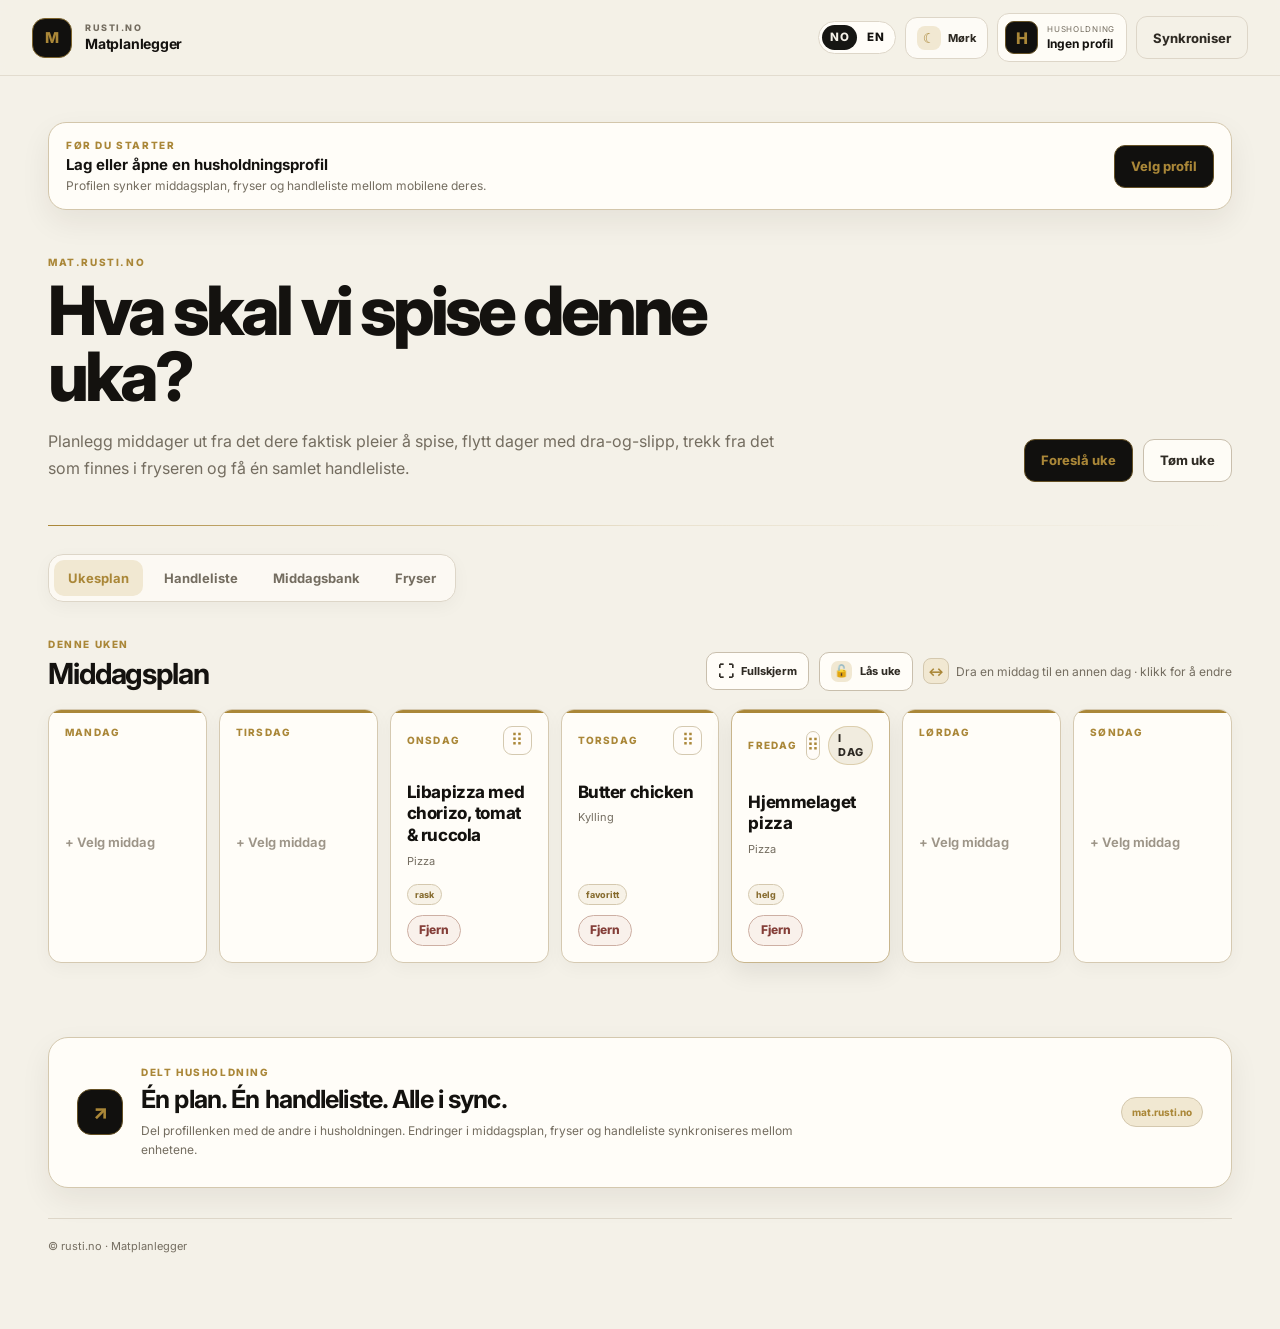
<file: index.html>
<!doctype html>
<html lang="no" data-theme="light">
<head>
  <meta charset="utf-8" />
  <meta name="viewport" content="width=device-width,initial-scale=1,viewport-fit=cover" />
  <meta id="themeColor" name="theme-color" content="#f4f1e8" />
  <meta name="color-scheme" content="light dark" />
  <meta name="mobile-web-app-capable" content="yes" />
  <meta name="apple-mobile-web-app-capable" content="yes" />
  <meta name="apple-mobile-web-app-status-bar-style" content="black-translucent" />
  <meta name="description" content="Matplanlegger for husholdningen – ukesplan, middagsbank, fryser og handleliste på ett sted." />
  <meta http-equiv="Cache-Control" content="no-cache, no-store, must-revalidate" />
  <meta http-equiv="Pragma" content="no-cache" />
  <meta http-equiv="Expires" content="0" />
  <meta name="app-version" content="1.13.4" />
  <link rel="canonical" href="https://mat.rusti.no/" />
  <title>Matplanlegger | rusti.no</title>
  <script>
    try {
      document.documentElement.dataset.theme = localStorage.getItem('matplan_theme') === 'dark' ? 'dark' : 'light';
    } catch (_) {}
  </script>
  <link rel="preconnect" href="https://fonts.googleapis.com">
  <link rel="preconnect" href="https://fonts.gstatic.com" crossorigin>
  <link href="https://fonts.googleapis.com/css2?family=Inter:wght@400;500;600;700;800&display=swap" rel="stylesheet">
  <link rel="stylesheet" href="styles.css?v=1.13.4" />
</head>
<body>
  <header class="topbar">
    <a class="brand" href="https://mat.rusti.no/" aria-label="Matplanlegger på rusti.no">
      <div class="brand-mark" aria-hidden="true">M</div>
      <div class="brand-copy"><span class="brand-domain">RUSTI.NO</span><strong>Matplanlegger</strong></div>
    </a>
    <div class="profile-tools">
      <button id="themeToggle" class="theme-toggle" type="button" aria-label="Bytt til mørk bakgrunn" title="Bytt tema">
        <span id="themeIcon" class="theme-icon" aria-hidden="true">☾</span>
        <span id="themeLabel">Mørk</span>
      </button>
      <button id="profileBtn" class="profile-chip" title="Bytt eller del profil">
        <span class="profile-avatar">H</span>
        <span><small>Husholdning</small><strong id="profileName">Ingen profil</strong></span>
      </button>
      <button id="syncBtn" class="ghost">Synkroniser</button>
    </div>
  </header>

  <main class="shell">
    <section id="profileBanner" class="profile-banner hidden">
      <div>
        <p class="eyebrow">FØR DU STARTER</p>
        <strong>Lag eller åpne en husholdningsprofil</strong>
        <span>Profilen synker middagsplan, fryser og handleliste mellom mobilene deres.</span>
      </div>
      <button id="bannerProfileBtn" class="primary">Velg profil</button>
    </section>

    <section class="hero">
      <div class="hero-copy">
        <p class="eyebrow">MAT.RUSTI.NO</p>
        <h1>Hva skal vi spise denne uka?</h1>
        <p class="lead">Planlegg middager ut fra det dere faktisk pleier å spise, flytt dager med dra-og-slipp, trekk fra det som finnes i fryseren og få én samlet handleliste.</p>
      </div>
      <div class="hero-actions">
        <button id="autoPlanBtn" class="primary">Foreslå uke</button>
        <button id="clearWeekBtn" class="secondary">Tøm uke</button>
      </div>
    </section>

    <nav class="tabs" aria-label="Navigasjon">
      <button class="tab active" data-view="week">Ukesplan</button>
      <button class="tab" data-view="shopping">Handleliste</button>
      <button class="tab" data-view="meals">Middagsbank</button>
      <button class="tab" data-view="freezer">Fryser</button>
    </nav>

    <section id="weekView" class="view active">
      <div class="section-head">
        <div><p class="eyebrow">DENNE UKEN</p><h2>Middagsplan</h2></div>
        <div class="week-head-actions">
          <button id="weekLockBtn" class="week-lock" type="button" aria-pressed="false" aria-label="Lås middagsplanen" title="Lås uka">
            <span id="weekLockIcon" class="week-lock-icon" aria-hidden="true">&#128275;</span>
            <span id="weekLockLabel">Lås uke</span>
          </button>
          <div id="weekHint" class="hint">Dra en middag til en annen dag · klikk for å endre</div>
        </div>
      </div>
      <div id="weekGrid" class="week-grid"></div>
    </section>

    <section id="shoppingView" class="view">
      <div class="section-head shopping-head">
        <div><p class="eyebrow">DET SOM MANGLER</p><h2>Handleliste</h2></div>
        <button id="regenShoppingBtn" class="secondary">Oppdater fra uke</button>
      </div>
      <div class="notice">Handlelisten bygges automatisk fra valgte middager, sorteres etter butikkategori og trekker fra det dere allerede har registrert i fryseren.</div>

      <form id="shoppingAddForm" class="shopping-add-card" autocomplete="off">
        <div class="shopping-add-title"><div><p class="eyebrow">EKSTRA VARER</p><h3>Legg til egen vare</h3></div><span>Synkes med profilen</span></div>
        <div class="shopping-add-grid">
          <label class="shopping-add-field shopping-add-name"><span>Vare</span><input name="name" required maxlength="100" placeholder="f.eks. melk" /></label>
          <label class="shopping-add-field"><span>Mengde</span><input name="qty" maxlength="60" placeholder="valgfritt" /></label>
          <label class="shopping-add-field"><span>Kategori</span><select name="category">
            <option value="">Automatisk kategori</option>
            <option>Frukt og grønnsaker</option>
            <option>Kjøtt, fisk</option>
            <option>Pålegg</option>
            <option>Kjeks</option>
            <option>Syltetøy</option>
            <option>Bakevarer</option>
            <option>Frysevarer</option>
            <option>Meieri</option>
            <option>Kaffe</option>
            <option>Hermetikk</option>
            <option>Barn/baby</option>
            <option>Snacks</option>
            <option>Hygiene</option>
            <option>Diverse</option>
          </select></label>
          <button class="primary shopping-add-btn" type="submit">+ Legg til</button>
        </div>
      </form>

      <div id="shoppingProgress" class="shopping-progress" aria-live="polite"></div>
      <div id="shoppingList" class="shopping-list categorized-shopping"></div>
    </section>

    <section id="mealsView" class="view">
      <div class="section-head">
        <div><p class="eyebrow">DEFAULT + DERES EGNE</p><h2>Middagsbank</h2></div>
        <div class="section-actions">
          <input id="mealSearch" class="search" placeholder="Søk etter middag…" />
          <button id="addMealBtn" class="primary" type="button">+ Legg til middag</button>
        </div>
      </div>
      <div class="notice meal-bank-note">Default-middagene administreres sentralt og gjelder alle profiler. Egne middager lagres kun i den aktive husholdningsprofilen og synkroniseres med de andre som bruker samme profil.</div>
      <div id="mealFilters" class="filters"></div>
      <div id="mealGrid" class="meal-grid"></div>
    </section>

    <section id="freezerView" class="view">
      <div class="section-head">
        <div><p class="eyebrow">LAGER</p><h2>Fryser</h2></div>
        <button id="addFreezerBtn" class="secondary">Legg til vare</button>
      </div>
      <div id="freezerList" class="freezer-list"></div>
    </section>

    <section class="app-note">
      <div class="app-note-icon" aria-hidden="true">↗</div>
      <div>
        <p class="eyebrow">DELT HUSHOLDNING</p>
        <h2>Én plan. Én handleliste. Alle i sync.</h2>
        <p>Del profillenken med de andre i husholdningen. Endringer i middagsplan, fryser og handleliste synkroniseres mellom enhetene.</p>
      </div>
      <span class="domain-pill">mat.rusti.no</span>
    </section>
    <div class="footer">© rusti.no · Matplanlegger</div>
  </main>

  <dialog id="profileDialog">
    <div class="dialog-card profile-dialog">
      <div class="dialog-head">
        <div><p class="eyebrow">HUSHOLDNING</p><h3>Profiler</h3></div>
        <button id="closeProfileDialog" class="icon-btn" type="button">×</button>
      </div>
      <p class="dialog-copy">Ingen innlogging. Lag én profil per husholdning og del profilkoden eller lenken med de som skal bruke den.</p>

      <div id="currentProfileCard" class="current-profile hidden">
        <div>
          <span class="status-dot"></span>
          <div><small>Aktiv profil</small><strong id="currentProfileName"></strong></div>
        </div>
        <button id="copyProfileLinkBtn" class="secondary" type="button">Kopier delingslenke</button>
      </div>

      <div class="profile-columns">
        <form id="createProfileForm" class="profile-panel">
          <p class="eyebrow">NY PROFIL</p>
          <h4>Lag husholdning</h4>
          <label>Navn<input name="name" required maxlength="80" placeholder="f.eks. Sebastian & Ida" /></label>
          <button class="primary" type="submit">Lag profil</button>
        </form>

        <form id="joinProfileForm" class="profile-panel">
          <p class="eyebrow">HAR DU EN KODE?</p>
          <h4>Åpne eksisterende</h4>
          <label>Profilkode eller delingslenke<input name="code" required autocomplete="off" placeholder="Lim inn kode eller lenke" /></label>
          <button class="secondary" type="submit">Åpne profil</button>
        </form>
      </div>

      <div id="savedProfilesWrap" class="saved-profiles-wrap hidden">
        <p class="eyebrow">LAGRET PÅ DENNE ENHETEN</p>
        <div id="savedProfiles" class="saved-profiles"></div>
      </div>

      <div class="profile-warning">Profilkoden fungerer som en nøkkel. Alle som har koden kan åpne og endre husholdningen. Ikke legg delingslenken offentlig.</div>
    </div>
  </dialog>

  <dialog id="mealDialog">
    <form method="dialog" class="dialog-card">
      <div class="dialog-head"><div><p class="eyebrow">VELG MIDDAG</p><h3 id="dialogDay"></h3></div><button class="icon-btn" value="cancel">×</button></div>
      <input id="dialogSearch" class="search" placeholder="Søk…" />
      <div id="dialogMeals" class="dialog-meals"></div>
    </form>
  </dialog>

  <dialog id="customMealDialog">
    <form class="dialog-card custom-meal-dialog" id="customMealForm">
      <div class="dialog-head"><div><p class="eyebrow">MIN PROFIL</p><h3 id="customMealDialogTitle">Legg til middag</h3></div><button id="closeCustomMealDialog" class="icon-btn" type="button">×</button></div>
      <input type="hidden" name="id" />
      <div class="form-grid">
        <label>Navn<input name="name" required maxlength="120" placeholder="f.eks. Idas kyllingpasta" /></label>
        <label>Kategori<input name="category" maxlength="50" list="mealCategorySuggestions" placeholder="f.eks. Kylling" /></label>
      </div>
      <datalist id="mealCategorySuggestions"><option value="Kylling"><option value="Fisk"><option value="Kjøtt"><option value="Pasta"><option value="Pizza"><option value="Tex-mex"><option value="Vegetar"><option value="Annet"></datalist>
      <label>Ingredienser <span class="label-help">én per linje: vare | mengde</span><textarea name="ingredients" rows="7" placeholder="kyllingfilet | 600 g&#10;pasta | 1 pk&#10;matfløte | 1 beger"></textarea></label>
      <label>Oppskriftslenke <span class="label-help">valgfritt</span><input name="url" type="url" inputmode="url" placeholder="https://…" /></label>
      <div class="dialog-actions"><button id="cancelCustomMealBtn" class="secondary" type="button">Avbryt</button><button id="customMealSubmit" class="primary" type="submit">Legg til middag</button></div>
    </form>
  </dialog>

  <dialog id="freezerDialog">
    <form method="dialog" class="dialog-card small" id="freezerForm">
      <div class="dialog-head"><div><p class="eyebrow">NY VARE</p><h3>Legg til i fryseren</h3></div><button class="icon-btn" value="cancel">×</button></div>
      <label>Vare<input name="name" required placeholder="f.eks. kyllingfilet" /></label>
      <label>Mengde<input name="qty" required placeholder="f.eks. 600 g eller 2 pk" /></label>
      <label>Plassering<select name="location"><option value="Kjelleren">Kjelleren</option><option value="Boden">Boden</option></select></label>
      <button class="primary" value="default">Lagre</button>
    </form>
  </dialog>

  <script>
    window.MATPLAN_API = 'https://matplanlegger-api.sebastian-be1.workers.dev';
  </script>
  <script src="meals.js?v=1.13.4"></script>
  <script src="recipe-links.js?v=1.13.4"></script>
  <script src="app.js?v=1.13.4"></script>
  <script src="meal-library-mode.js?v=1.13.4"></script>
  <script src="i18n.js?v=1.13.4"></script>
  <script src="week-enhancements.js?v=1.13.4"></script>
</body>
</html>
</file>
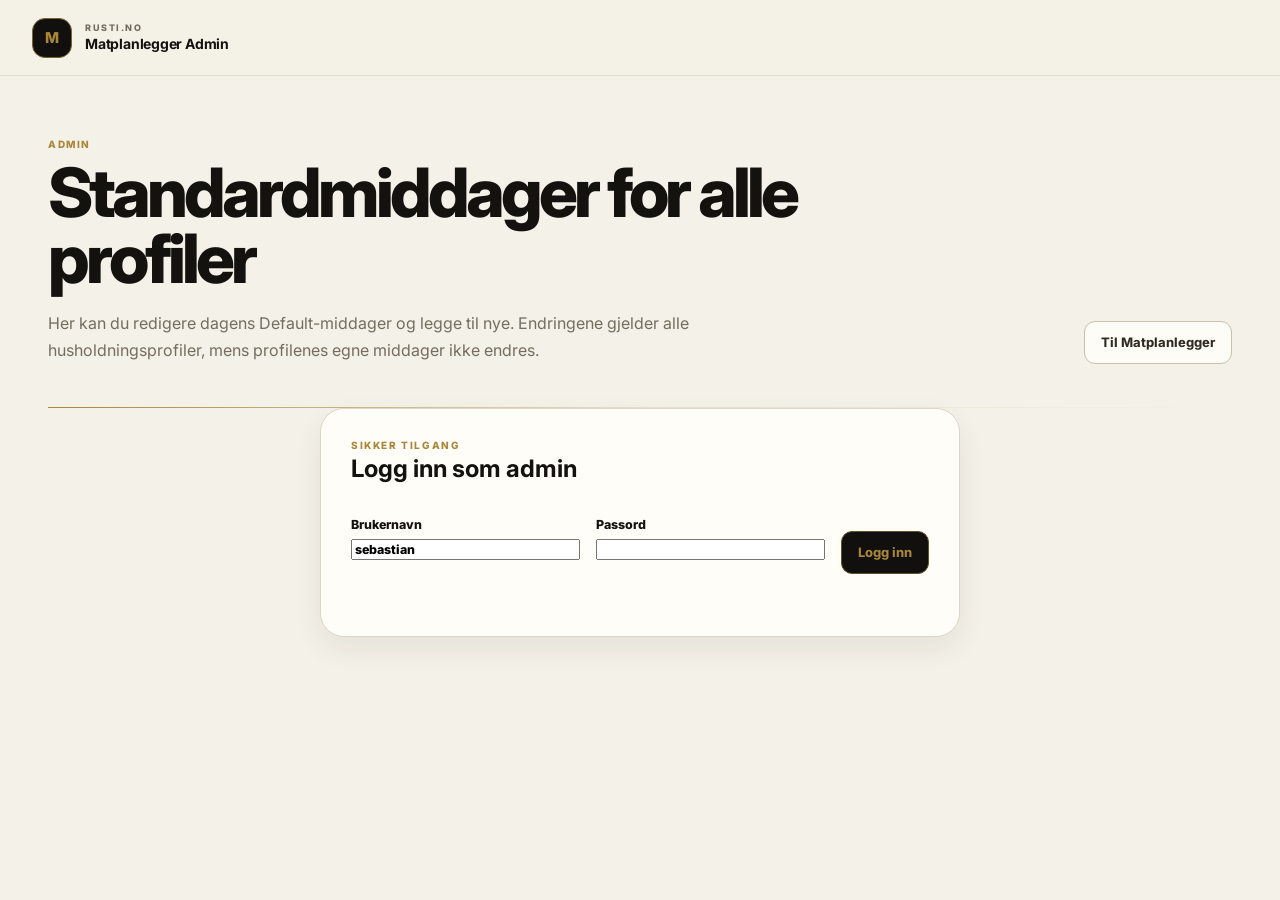
<file: admin/index.html>
<!doctype html>
<html lang="no" data-theme="light">
<head>
  <meta charset="utf-8" />
  <meta name="viewport" content="width=device-width,initial-scale=1,viewport-fit=cover" />
  <meta name="robots" content="noindex,nofollow,noarchive" />
  <meta name="theme-color" content="#f4f1e8" />
  <meta name="color-scheme" content="light dark" />
  <title>Admin | Matplanlegger</title>
  <script>
    try {
      document.documentElement.dataset.theme = localStorage.getItem('matplan_theme') === 'dark' ? 'dark' : 'light';
    } catch (_) {}
  </script>
  <link rel="preconnect" href="https://fonts.googleapis.com">
  <link rel="preconnect" href="https://fonts.gstatic.com" crossorigin>
  <link href="https://fonts.googleapis.com/css2?family=Inter:wght@400;500;600;700;800&display=swap" rel="stylesheet">
  <link rel="stylesheet" href="../styles.css?v=1.13.1" />
  <link rel="stylesheet" href="./admin.css?v=1.13.1" />
</head>
<body>
  <header class="topbar admin-topbar">
    <a class="brand" href="../" aria-label="Tilbake til Matplanlegger">
      <div class="brand-mark" aria-hidden="true">M</div>
      <div class="brand-copy"><span class="brand-domain">RUSTI.NO</span><strong>Matplanlegger Admin</strong></div>
    </a>
    <div class="admin-header-actions">
      <span id="adminIdentity" class="admin-identity hidden"></span>
      <button id="logoutBtn" class="ghost hidden" type="button">Logg ut</button>
    </div>
  </header>

  <main class="shell admin-shell">
    <section class="hero admin-hero">
      <div class="hero-copy">
        <p class="eyebrow">ADMIN</p>
        <h1>Standardmiddager for alle profiler</h1>
        <p class="lead">Her kan du redigere dagens Default-middager og legge til nye. Endringene gjelder alle husholdningsprofiler, mens profilenes egne middager ikke endres.</p>
      </div>
      <a class="secondary admin-back" href="../">Til Matplanlegger</a>
    </section>

    <section id="loginPanel" class="admin-panel login-panel">
      <div class="admin-panel-head">
        <div><p class="eyebrow">SIKKER TILGANG</p><h2>Logg inn som admin</h2></div>
      </div>
      <form id="loginForm" class="admin-form login-form">
        <label>Brukernavn<input name="username" autocomplete="username" value="sebastian" required /></label>
        <label>Passord<input name="password" type="password" autocomplete="current-password" required /></label>
        <button id="loginBtn" class="primary" type="submit">Logg inn</button>
      </form>
      <p id="loginMessage" class="admin-message" role="status"></p>
    </section>

    <section id="adminPanel" class="hidden">
      <div class="admin-grid">
        <section class="admin-panel editor-panel">
          <div class="admin-panel-head">
            <div><p class="eyebrow">GLOBAL DEFAULT</p><h2 id="editorTitle">Legg til middag</h2></div>
            <button id="cancelEditBtn" class="ghost hidden" type="button">Avbryt redigering</button>
          </div>
          <form id="mealForm" class="admin-form">
            <input type="hidden" name="id" />
            <div class="form-grid">
              <label>Navn<input name="name" required maxlength="120" placeholder="f.eks. Kylling tikka masala" /></label>
              <label>Kategori<input name="category" maxlength="50" list="adminCategorySuggestions" placeholder="f.eks. Kylling" /></label>
            </div>
            <datalist id="adminCategorySuggestions">
              <option value="Kylling"><option value="Fisk"><option value="Kjøtt"><option value="Pasta"><option value="Pizza"><option value="Tex-mex"><option value="Vegetar"><option value="Annet">
            </datalist>
            <label>Tags <span class="label-help">kommaseparert, valgfritt</span><input name="tags" maxlength="300" placeholder="favoritt, rask, helg" /></label>
            <label>Ingredienser <span class="label-help">én per linje: vare | mengde</span><textarea name="ingredients" rows="9" placeholder="kyllingfilet | 600 g&#10;ris | 1 pk&#10;matfløte | 1 beger"></textarea></label>
            <label>Oppskriftslenke <span class="label-help">valgfritt</span><input name="url" type="url" inputmode="url" placeholder="https://…" /></label>
            <div class="admin-form-actions">
              <button id="saveMealBtn" class="primary" type="submit">Legg til som Default</button>
            </div>
          </form>
          <p id="formMessage" class="admin-message" role="status"></p>
        </section>

        <section class="admin-panel list-panel">
          <div class="admin-panel-head">
            <div><p class="eyebrow">SENTRALT BIBLIOTEK</p><h2>Alle Default-middager</h2></div>
            <button id="refreshBtn" class="secondary" type="button">Oppdater</button>
          </div>
          <p class="admin-explainer">Dette er den sentrale Default-banken i D1. De eksisterende standardmiddagene er importert hit og kan redigeres eller slettes på samme måte som nye middager.</p>
          <label class="admin-search-label" for="mealSearch">Finn middag</label>
          <input id="mealSearch" class="admin-search" type="search" placeholder="Søk på navn, kategori eller tag…" autocomplete="off" />
          <div id="mealList" class="admin-meal-list"></div>
        </section>
      </div>
    </section>
  </main>

  <script>
    window.MATPLAN_API = 'https://matplanlegger-api.sebastian-be1.workers.dev';
  </script>
  <script src="./admin.js?v=1.13.1"></script>
</body>
</html>
</file>
<file: styles.css>
:root{
  color-scheme:light;
  --bg:#f4f1e8;
  --surface:#fffdf8;
  --surface-raised:#ffffff;
  --surface-2:#eee9dd;
  --surface-3:#e5dfd2;
  --ink:#14120f;
  --ink-soft:#2f2b24;
  --muted:#746d60;
  --muted-2:#9d9588;
  --line:#ddd6c8;
  --line-strong:#c9bfad;
  --accent:#aa8738;
  --accent-hover:#8d6d2a;
  --accent-soft:#f1e8d2;
  --pink:#aa8738;
  --teal:#aa8738;
  --orange:#aa8738;
  --blue:#aa8738;
  --success:#8a743a;
  --danger:#a34b43;
  --warning-bg:#f6f0e3;
  --warning-line:#d7c79e;
  --warning-ink:#6f5927;
  --header:rgba(244,241,232,.88);
  --shadow:0 12px 30px rgba(37,30,19,.07);
  --shadow-lg:0 28px 72px rgba(20,17,12,.18);
  --overlay:rgba(12,10,7,.52);
  --black:#11100e;
}

html[data-theme="dark"]{
  color-scheme:dark;
  --bg:#0b0b0a;
  --surface:#141311;
  --surface-raised:#191815;
  --surface-2:#1f1d19;
  --surface-3:#29261f;
  --ink:#f4efe4;
  --ink-soft:#ddd5c6;
  --muted:#aaa091;
  --muted-2:#777064;
  --line:#302c24;
  --line-strong:#494234;
  --accent:#d0ae5a;
  --accent-hover:#e0c06e;
  --accent-soft:#2b2517;
  --pink:#d0ae5a;
  --teal:#d0ae5a;
  --orange:#d0ae5a;
  --blue:#d0ae5a;
  --success:#c6aa63;
  --danger:#d77a70;
  --warning-bg:#211d14;
  --warning-line:#584a2a;
  --warning-ink:#d6bc79;
  --header:rgba(11,11,10,.88);
  --shadow:0 15px 36px rgba(0,0,0,.26);
  --shadow-lg:0 32px 86px rgba(0,0,0,.52);
  --overlay:rgba(0,0,0,.70);
  --black:#080807;
}

*{box-sizing:border-box}
html{scroll-behavior:smooth;-webkit-text-size-adjust:100%;text-size-adjust:100%}
body{
  margin:0;
  min-height:100vh;
  font-family:Inter,system-ui,-apple-system,BlinkMacSystemFont,"Segoe UI",sans-serif;
  color:var(--ink);
  background:var(--bg);
  -webkit-font-smoothing:antialiased;
  transition:background-color .25s ease,color .25s ease;
}
button,input,select{font:inherit}
button{color:inherit}
a{color:inherit}
button:focus-visible,a:focus-visible,input:focus-visible,select:focus-visible{outline:3px solid color-mix(in srgb,var(--accent) 35%,transparent);outline-offset:2px}

.topbar{
  min-height:76px;
  display:flex;
  align-items:center;
  justify-content:space-between;
  gap:18px;
  padding:12px 32px;
  background:var(--header);
  border-bottom:1px solid color-mix(in srgb,var(--line) 78%,transparent);
  position:sticky;
  top:0;
  z-index:20;
  backdrop-filter:blur(18px) saturate(140%);
}
.brand{display:flex;align-items:center;gap:13px;text-decoration:none;color:var(--ink)}
.brand-mark{
  width:40px;height:40px;border-radius:13px;display:grid;place-items:center;
  color:var(--accent);font-size:15px;font-weight:800;letter-spacing:-.04em;
  background:var(--black);
  border:1px solid color-mix(in srgb,var(--accent) 70%,var(--black));
  box-shadow:none;
}
.brand-copy{display:flex;flex-direction:column;gap:1px}
.brand-domain{font-size:9px;line-height:1.2;letter-spacing:.17em;font-weight:800;color:var(--muted)}
.brand-copy strong{font-size:14px;line-height:1.25;letter-spacing:-.015em}

.profile-tools{display:flex;align-items:center;gap:9px}
.profile-chip,.theme-toggle,.ghost,.secondary,.primary{transition:transform .16s ease,border-color .16s ease,background .16s ease,box-shadow .16s ease,color .16s ease}
.profile-chip{
  border:1px solid var(--line);background:color-mix(in srgb,var(--surface) 88%,transparent);border-radius:12px;
  padding:7px 11px 7px 7px;display:flex;align-items:center;gap:9px;cursor:pointer;text-align:left;
}
.profile-chip:hover{border-color:var(--line-strong);box-shadow:var(--shadow);transform:translateY(-1px)}
.profile-avatar,.mini-avatar{display:grid;place-items:center;background:var(--black);color:var(--accent);border:1px solid color-mix(in srgb,var(--accent) 55%,var(--black));font-weight:800;border-radius:9px}
.profile-avatar{width:33px;height:33px}
.profile-chip small,.profile-chip strong{display:block}
.profile-chip small{font-size:8px;letter-spacing:.09em;text-transform:uppercase;color:var(--muted);margin-bottom:2px}
.profile-chip strong{font-size:12px;max-width:170px;white-space:nowrap;overflow:hidden;text-overflow:ellipsis}
.theme-toggle{
  min-height:42px;border:1px solid var(--line);background:color-mix(in srgb,var(--surface) 86%,transparent);border-radius:12px;
  padding:8px 11px;display:flex;align-items:center;gap:7px;cursor:pointer;font-size:11px;font-weight:750;color:var(--ink-soft);
}
.theme-toggle:hover{border-color:var(--line-strong);background:var(--surface-raised);transform:translateY(-1px)}
.theme-icon{width:24px;height:24px;border-radius:8px;display:grid;place-items:center;background:var(--accent-soft);color:var(--accent);font-size:14px}

.shell{max-width:1240px;margin:0 auto;padding:46px 28px 76px}
.hidden{display:none!important}
.profile-banner{
  background:var(--surface);
  border:1px solid color-mix(in srgb,var(--accent) 20%,var(--line));border-radius:18px;padding:16px 17px;margin-bottom:30px;
  display:flex;align-items:center;justify-content:space-between;gap:18px;box-shadow:var(--shadow);
}
.profile-banner strong,.profile-banner span{display:block}
.profile-banner strong{font-size:15px;margin:4px 0}
.profile-banner span{font-size:12px;color:var(--muted)}

.hero{padding:16px 0 44px;display:flex;align-items:flex-end;justify-content:space-between;gap:42px;position:relative}
.hero::after{content:"";position:absolute;left:0;right:0;bottom:0;height:1px;background:linear-gradient(90deg,var(--accent),color-mix(in srgb,var(--accent) 15%,transparent),transparent)}
.hero-copy{max-width:805px}
.eyebrow{font-size:10px;letter-spacing:.16em;font-weight:800;margin:0;color:var(--accent);text-transform:uppercase}
.hero h1{
  font-size:clamp(40px,6vw,68px);letter-spacing:-.058em;line-height:.97;max-width:840px;margin:10px 0 18px;font-weight:800;
  color:var(--ink);
}
.lead{color:var(--muted);max-width:740px;line-height:1.68;font-size:16px;margin:0}
.hero-actions{display:flex;gap:10px;flex-wrap:wrap;justify-content:flex-end}

.primary,.secondary,.ghost{min-height:43px;border-radius:11px;padding:10px 16px;font-weight:750;font-size:13px;cursor:pointer}
.primary{background:var(--black);color:var(--accent);border:1px solid color-mix(in srgb,var(--accent) 55%,var(--black));box-shadow:none}
.primary:hover{background:color-mix(in srgb,var(--black) 90%,var(--accent));color:var(--accent-hover);transform:translateY(-1px);box-shadow:0 8px 22px color-mix(in srgb,var(--black) 20%,transparent)}
.secondary{background:color-mix(in srgb,var(--surface) 90%,transparent);color:var(--ink-soft);border:1px solid var(--line-strong)}
.secondary:hover,.ghost:hover{background:var(--surface-2);border-color:color-mix(in srgb,var(--accent) 28%,var(--line-strong));transform:translateY(-1px)}
.ghost{background:transparent;border:1px solid var(--line);color:var(--ink-soft)}

.tabs{
  display:flex;gap:7px;margin:28px 0 36px;padding:5px;background:color-mix(in srgb,var(--surface) 72%,transparent);
  border:1px solid var(--line);border-radius:15px;width:max-content;max-width:100%;overflow:auto;scrollbar-width:none;box-shadow:0 5px 18px color-mix(in srgb,var(--ink) 4%,transparent)
}
.tabs::-webkit-scrollbar{display:none}
.tab{border:0;background:transparent;padding:10px 14px;border-radius:10px;font-weight:700;font-size:13px;color:var(--muted);cursor:pointer;white-space:nowrap}
.tab:hover{background:var(--surface-2);color:var(--ink-soft)}
.tab.active{background:var(--accent-soft);color:var(--accent);box-shadow:none}

.view{display:none}.view.active{display:block}
.section-head{display:flex;align-items:flex-end;justify-content:space-between;gap:16px;margin-bottom:18px}
.section-head h2{margin:6px 0 0;font-size:29px;letter-spacing:-.038em}
.hint{font-size:12px;color:var(--muted);display:flex;align-items:center;gap:7px}
.hint::before{content:"↔";width:24px;height:24px;display:grid;place-items:center;border:1px solid color-mix(in srgb,var(--accent) 18%,var(--line));background:var(--accent-soft);border-radius:8px;color:var(--accent);font-weight:800}
.week-head-actions{display:flex;align-items:center;justify-content:flex-end;gap:10px;flex-wrap:wrap}
.week-lock{min-height:38px;display:inline-flex;align-items:center;gap:8px;padding:8px 11px;border-radius:10px;border:1px solid var(--line-strong);background:var(--surface);color:var(--ink-soft);font-size:11px;font-weight:750;cursor:pointer;transition:.16s ease}
.week-lock:hover{border-color:color-mix(in srgb,var(--accent) 38%,var(--line-strong));background:var(--surface-raised);transform:translateY(-1px)}
.week-lock.locked{background:var(--black);border-color:color-mix(in srgb,var(--accent) 58%,var(--black));color:var(--accent)}
.week-lock-icon{width:21px;height:21px;display:grid;place-items:center;border-radius:7px;background:var(--accent-soft);color:var(--accent);font-size:12px;line-height:1}
.week-lock.locked .week-lock-icon{background:color-mix(in srgb,var(--accent) 16%,var(--black));color:var(--accent)}
.primary:disabled,.secondary:disabled{opacity:.42;cursor:not-allowed;transform:none!important;box-shadow:none!important}
.week-grid.week-locked .day-card{cursor:default;background:color-mix(in srgb,var(--surface) 94%,var(--surface-2));box-shadow:none}
.week-grid.week-locked .day-card:hover{transform:none;border-color:color-mix(in srgb,var(--accent) 16%,var(--line));box-shadow:none}
.day-lock{width:26px;height:26px;display:grid;place-items:center;border:1px solid var(--line);border-radius:8px;background:var(--surface-2);color:var(--muted);font-size:11px}

.week-grid{display:grid;grid-template-columns:repeat(7,minmax(0,1fr));gap:12px}
.day-card{
  --day-accent:var(--accent);position:relative;overflow:hidden;min-height:218px;
  background:var(--surface);
  border:1px solid color-mix(in srgb,var(--day-accent) 16%,var(--line));border-radius:13px;padding:16px;
  display:flex;flex-direction:column;cursor:pointer;user-select:none;
  transition:border-color .16s ease,box-shadow .16s ease,transform .16s ease,background .16s ease;
  box-shadow:0 5px 18px color-mix(in srgb,var(--ink) 4%,transparent);
}
.day-card::before{content:"";position:absolute;inset:0 0 auto;height:3px;background:var(--accent)}
.day-card:nth-child(n){--day-accent:var(--accent)}
.day-card:hover{border-color:color-mix(in srgb,var(--day-accent) 42%,var(--line));box-shadow:0 16px 36px color-mix(in srgb,var(--day-accent) 13%,transparent);transform:translateY(-3px)}
.day-card.dragging{opacity:.46;transform:scale(.985);box-shadow:none}
.day-card.drop-target{border-color:var(--day-accent);box-shadow:0 0 0 4px color-mix(in srgb,var(--day-accent) 16%,transparent),0 18px 38px color-mix(in srgb,var(--day-accent) 13%,transparent)}
.day-card.just-dropped{animation:dropFlash .4s ease}
@keyframes dropFlash{0%{box-shadow:0 0 0 5px color-mix(in srgb,var(--day-accent) 28%,transparent)}100%{box-shadow:0 5px 18px color-mix(in srgb,var(--ink) 4%,transparent)}}
.day-card[draggable="true"]{cursor:grab}.day-card[draggable="true"]:active{cursor:grabbing}
.day-top{display:flex;align-items:center;justify-content:space-between;gap:8px}
.day-name{font-size:10px;color:var(--day-accent);font-weight:800;text-transform:uppercase;letter-spacing:.12em}
.drag-handle{width:29px;height:29px;border:1px solid color-mix(in srgb,var(--day-accent) 17%,var(--line));background:color-mix(in srgb,var(--surface) 82%,transparent);border-radius:9px;color:var(--day-accent);font-size:17px;line-height:1;display:grid;place-items:center;cursor:grab;touch-action:none;padding:0}
.drag-handle:hover{background:var(--surface-raised);box-shadow:0 5px 14px color-mix(in srgb,var(--day-accent) 10%,transparent)}
.drag-handle:active{cursor:grabbing}
.day-meal{font-weight:760;font-size:17px;margin-top:27px;line-height:1.28;letter-spacing:-.025em;color:var(--ink)}
.day-meta{font-size:11px;color:var(--muted);margin-top:7px}
.day-empty{margin:auto 0;color:var(--muted-2);font-size:13px;font-weight:650}
.day-tags{display:flex;gap:5px;flex-wrap:wrap;margin-top:auto;padding-top:16px}
.tag{font-size:9px;padding:4px 7px;border-radius:999px;background:color-mix(in srgb,var(--day-accent) 9%,var(--surface));color:color-mix(in srgb,var(--day-accent) 76%,var(--ink));font-weight:750;border:1px solid color-mix(in srgb,var(--day-accent) 18%,var(--line))}
.day-card-actions{display:flex;align-items:center;gap:7px;flex-wrap:wrap;margin-top:10px;min-height:30px}
.week-remove-btn{display:inline-flex;align-items:center;justify-content:center;width:max-content;max-width:100%;padding:.52rem .7rem;border:1px solid color-mix(in srgb,var(--danger,#b34b46) 28%,var(--line));border-radius:999px;background:color-mix(in srgb,var(--danger,#b34b46) 7%,var(--surface));color:color-mix(in srgb,var(--danger,#b34b46) 78%,var(--ink));font-size:.75rem;font-weight:800;line-height:1;cursor:pointer;transition:transform .16s ease,border-color .16s ease,background .16s ease}
.week-remove-btn:hover{transform:translateY(-1px);border-color:color-mix(in srgb,var(--danger,#b34b46) 55%,var(--line));background:color-mix(in srgb,var(--danger,#b34b46) 12%,var(--surface))}
.week-remove-btn:focus-visible{outline:2px solid currentColor;outline-offset:2px}
.drag-float{position:fixed;left:0;top:0;z-index:1000;pointer-events:none;width:min(220px,52vw);background:var(--surface-raised);border:1px solid var(--line-strong);border-radius:14px;padding:13px 14px;box-shadow:var(--shadow-lg);transform:rotate(1.2deg);opacity:.97}
.drag-float small{display:block;color:var(--muted);font-size:9px;text-transform:uppercase;letter-spacing:.12em;font-weight:800;margin-bottom:5px}.drag-float strong{font-size:14px;line-height:1.3}

.shopping-list,.freezer-list{display:grid;gap:10px}
.shopping-row,.freezer-row{background:var(--surface);border:1px solid var(--line);border-radius:12px;padding:14px 15px;display:grid;grid-template-columns:32px 1fr auto;align-items:center;gap:12px;box-shadow:0 4px 15px color-mix(in srgb,var(--ink) 3%,transparent);transition:.15s ease}
.shopping-row:hover,.freezer-row:hover{border-color:var(--line-strong);transform:translateY(-1px);box-shadow:var(--shadow)}
.shopping-row{border-left:3px solid color-mix(in srgb,var(--accent) 70%,var(--line))}
.shopping-row.done{opacity:.48}.shopping-row input{width:17px;height:17px;accent-color:var(--accent)}
.shopping-name{font-weight:720;font-size:13px}.shopping-sub,.freezer-sub{font-size:11px;color:var(--muted);margin-top:3px}
.qty{font-weight:750;font-size:11px;background:var(--accent-soft);color:var(--accent);border-radius:999px;padding:6px 9px}

/* v1.13.3 mobile-first categorized shopping list */
.shopping-head{margin-bottom:14px}
.shopping-add-card{margin:14px 0 16px;padding:16px;background:var(--surface);border:1px solid var(--line);border-radius:15px;box-shadow:0 5px 18px color-mix(in srgb,var(--ink) 4%,transparent)}
.shopping-add-title{display:flex;align-items:flex-end;justify-content:space-between;gap:12px;margin-bottom:13px}.shopping-add-title h3{margin:5px 0 0;font-size:18px;letter-spacing:-.025em}.shopping-add-title>span{font-size:10px;color:var(--muted);font-weight:700}
.shopping-add-grid{display:grid;grid-template-columns:minmax(190px,2fr) minmax(110px,.75fr) minmax(170px,1fr) auto;gap:9px;align-items:end}.shopping-add-field{display:grid;gap:5px}.shopping-add-field>span{font-size:10px;text-transform:uppercase;letter-spacing:.08em;color:var(--muted);font-weight:800}.shopping-add-field input,.shopping-add-field select{width:100%;min-height:43px;border:1px solid var(--line-strong);border-radius:10px;background:var(--surface-raised);color:var(--ink);padding:9px 11px}.shopping-add-field input:focus,.shopping-add-field select:focus{border-color:color-mix(in srgb,var(--accent) 55%,var(--line-strong))}.shopping-add-btn{white-space:nowrap}
.shopping-progress{display:flex;align-items:center;justify-content:space-between;gap:12px;margin:0 0 12px;padding:0 2px}.shopping-progress strong{font-size:13px;color:var(--ink)}.shopping-progress span{font-size:11px;color:var(--muted)}
.categorized-shopping{gap:16px}.shopping-category{display:grid;gap:7px}.shopping-category-head{position:sticky;top:78px;z-index:8;display:flex;align-items:center;justify-content:space-between;gap:12px;min-height:42px;padding:8px 10px;background:color-mix(in srgb,var(--bg) 93%,transparent);border:1px solid var(--line);border-radius:11px;backdrop-filter:blur(14px) saturate(130%)}.shopping-category-title{display:flex;align-items:center;gap:8px;min-width:0}.shopping-category-icon{width:24px;text-align:center;font-size:15px}.shopping-category-head h3{margin:0;font-size:13px;letter-spacing:-.01em}.shopping-category-count{font-size:10px;color:var(--muted);font-weight:750;white-space:nowrap}.shopping-category-items{display:grid;gap:7px}
.categorized-shopping .shopping-row{grid-template-columns:30px minmax(0,1fr) auto;min-height:58px;padding:11px 12px;border-left:1px solid var(--line);box-shadow:none}.categorized-shopping .shopping-row:hover{transform:none;box-shadow:none}.categorized-shopping .shopping-row input{width:20px;height:20px;margin:0}.shopping-item-copy{min-width:0}.categorized-shopping .shopping-name{font-size:14px}.categorized-shopping .shopping-sub{white-space:nowrap;overflow:hidden;text-overflow:ellipsis;max-width:100%}.shopping-row-tail{display:flex;align-items:center;justify-content:flex-end;gap:7px;min-width:0}.shopping-row-tail .qty{white-space:nowrap}.manual-shopping-row{border-style:dashed!important}.shopping-remove{width:30px;height:30px;display:grid;place-items:center;border:1px solid var(--line);border-radius:9px;background:transparent;color:var(--muted);font-size:18px;line-height:1;cursor:pointer}.shopping-remove:hover{background:var(--surface-2);color:var(--ink);border-color:var(--line-strong)}
.categorized-shopping .shopping-row.done{opacity:.42}.categorized-shopping .shopping-row.done .shopping-name{text-decoration:line-through}

@media(max-width:760px){
  /* v1.13.4: prevent iOS Safari focus-zoom on form controls.
     Safari zooms focused controls when their computed font-size is below 16px. */
  input:not([type="checkbox"]):not([type="radio"]),select,textarea{font-size:16px}
  .shopping-head .secondary{width:100%}
  .shopping-add-card{margin:12px -2px 14px;padding:13px;border-radius:13px}
  .shopping-add-title{align-items:flex-start}.shopping-add-title>span{display:none}
  .shopping-add-grid{grid-template-columns:1fr 105px;gap:8px}.shopping-add-name{grid-column:1/-1}.shopping-add-field:nth-child(3){grid-column:1/-1}.shopping-add-btn{min-height:43px;width:100%}
  .shopping-progress{padding:0 1px}.shopping-progress span{font-size:10px}
  .categorized-shopping{gap:14px}.shopping-category-head{top:69px;margin:0 -2px;padding:8px 9px}.shopping-category-items{gap:6px}
  .categorized-shopping .shopping-row{grid-template-columns:28px minmax(0,1fr) auto;padding:10px 9px;gap:9px;min-height:61px;border-radius:11px}.categorized-shopping .shopping-row input{width:21px;height:21px}.categorized-shopping .shopping-name{font-size:14px}.categorized-shopping .shopping-sub{font-size:10px}.shopping-row-tail{gap:5px}.shopping-row-tail .qty{font-size:10px;padding:5px 7px;max-width:88px;overflow:hidden;text-overflow:ellipsis}.shopping-remove{width:28px;height:28px}
}

@media(max-width:410px){
  .shopping-add-grid{grid-template-columns:1fr}.shopping-add-name,.shopping-add-field:nth-child(3){grid-column:1}.shopping-add-btn{grid-column:1}.shopping-row-tail .qty{max-width:72px}.shopping-category-icon{width:21px}
}
.notice{padding:13px 14px;background:var(--accent-soft);border:1px solid color-mix(in srgb,var(--accent) 24%,var(--line));border-radius:12px;margin-bottom:15px;font-size:12px;color:var(--ink-soft);line-height:1.55}
.search{border:1px solid var(--line-strong);background:var(--surface);border-radius:11px;padding:10px 12px;min-width:250px;outline:none;color:var(--ink);box-shadow:0 3px 10px color-mix(in srgb,var(--ink) 3%,transparent)}
.search::placeholder,input::placeholder{color:var(--muted-2)}
.search:focus,.dialog-card label input:focus,.dialog-card label select:focus,.profile-panel input:focus{border-color:color-mix(in srgb,var(--accent) 65%,var(--line));box-shadow:0 0 0 4px color-mix(in srgb,var(--accent) 11%,transparent);outline:none}
.filters{display:flex;gap:7px;flex-wrap:wrap;margin-bottom:17px}
.filter{border:1px solid var(--line);background:color-mix(in srgb,var(--surface) 88%,transparent);border-radius:9px;padding:7px 11px;font-size:11px;font-weight:700;cursor:pointer;color:var(--muted);transition:.15s ease}
.filter:hover{border-color:var(--line-strong);background:var(--surface-2);color:var(--ink-soft)}
.filter.active{background:var(--black);color:var(--accent);border-color:color-mix(in srgb,var(--accent) 55%,var(--black));box-shadow:none}
.meal-grid{display:grid;grid-template-columns:repeat(3,1fr);gap:12px}
.meal-card{position:relative;overflow:hidden;background:var(--surface);border:1px solid var(--line);border-radius:12px;padding:18px;box-shadow:0 5px 16px color-mix(in srgb,var(--ink) 3%,transparent);transition:.15s ease}
.meal-card::after{content:"";position:absolute;right:0;top:0;width:42px;height:1px;background:var(--accent);opacity:.7}
.meal-card:hover{border-color:color-mix(in srgb,var(--accent) 26%,var(--line));box-shadow:var(--shadow);transform:translateY(-3px)}
.meal-card h3{font-size:17px;letter-spacing:-.025em;margin:8px 0;color:var(--ink);position:relative;z-index:1}.meal-card p{font-size:11px;color:var(--muted);line-height:1.55;margin:0;position:relative;z-index:1}.meal-card a{display:inline-block;margin-top:14px;font-size:11px;color:var(--accent);font-weight:750;text-decoration:none;position:relative;z-index:1}.meal-card a:hover{text-decoration:underline}
.freezer-row{grid-template-columns:1fr auto auto}.location{font-size:10px;padding:5px 8px;border-radius:8px;background:var(--accent-soft);color:var(--accent);border:1px solid color-mix(in srgb,var(--accent) 22%,var(--line));font-weight:700}.remove{border:0;background:transparent;color:var(--danger);cursor:pointer;font-size:11px;font-weight:750}.empty{background:color-mix(in srgb,var(--surface) 78%,transparent);border:1px dashed var(--line-strong);border-radius:14px;padding:36px;text-align:center;color:var(--muted);font-size:13px}

.app-note{margin-top:74px;border:1px solid color-mix(in srgb,var(--accent) 18%,var(--line));border-radius:20px;padding:28px;display:grid;grid-template-columns:auto 1fr auto;align-items:center;gap:18px;background:var(--surface);box-shadow:var(--shadow)}
.app-note-icon{width:46px;height:46px;border-radius:14px;display:grid;place-items:center;background:var(--black);color:var(--accent);border:1px solid color-mix(in srgb,var(--accent) 55%,var(--black));font-size:20px;font-weight:800;box-shadow:none}
.app-note h2{margin:6px 0 7px;font-size:25px;letter-spacing:-.035em}.app-note p:not(.eyebrow){margin:0;max-width:680px;color:var(--muted);font-size:12px;line-height:1.6}.domain-pill{font-size:10px;font-weight:750;color:var(--accent);background:var(--accent-soft);border:1px solid color-mix(in srgb,var(--accent) 18%,var(--line));border-radius:999px;padding:8px 10px;white-space:nowrap}
.footer{margin-top:30px;padding-top:20px;border-top:1px solid var(--line);font-size:11px;color:var(--muted)}

.profile-dialog{max-width:760px}
dialog{border:1px solid var(--line);border-radius:16px;padding:0;box-shadow:var(--shadow-lg);width:min(720px,92vw);color:var(--ink);background:var(--surface-raised)}
dialog::backdrop{background:var(--overlay);backdrop-filter:blur(5px)}
.dialog-card{padding:23px;background:linear-gradient(180deg,var(--surface-raised) 0%,var(--surface) 100%)}
.dialog-card.small{max-width:480px}.dialog-head{display:flex;align-items:flex-start;justify-content:space-between;margin-bottom:14px}.dialog-head h3{margin:5px 0;font-size:24px;letter-spacing:-.03em}
.icon-btn{border:1px solid var(--line);background:var(--surface);border-radius:9px;width:35px;height:35px;font-size:20px;cursor:pointer;color:var(--muted)}.icon-btn:hover{background:var(--surface-2);border-color:var(--line-strong)}
.dialog-meals{display:grid;gap:7px;max-height:55vh;overflow:auto;margin-top:12px}.dialog-meal{border:1px solid var(--line);background:var(--surface);border-radius:10px;padding:12px;text-align:left;cursor:pointer;color:var(--ink)}.dialog-meal:hover{border-color:color-mix(in srgb,var(--accent) 34%,var(--line));background:var(--accent-soft)}.dialog-meal strong{display:block;font-size:13px}.dialog-meal span{font-size:10px;color:var(--muted)}
label{display:grid;gap:6px;font-size:11px;font-weight:700;margin:14px 0}.dialog-card label input,.dialog-card label select{padding:10px;border:1px solid var(--line-strong);border-radius:9px;background:var(--surface);color:var(--ink);outline:none}.dialog-copy{font-size:12px;color:var(--muted);line-height:1.55;margin:-2px 0 17px}
.current-profile{border:1px solid color-mix(in srgb,var(--accent) 20%,var(--line));background:var(--accent-soft);border-radius:12px;padding:12px;display:flex;align-items:center;justify-content:space-between;gap:12px;margin-bottom:14px}.current-profile>div{display:flex;align-items:center;gap:10px}.current-profile small,.current-profile strong{display:block}.current-profile small{font-size:9px;color:var(--muted);margin-bottom:2px}.status-dot{width:8px;height:8px;border-radius:999px;background:var(--success);box-shadow:0 0 0 4px color-mix(in srgb,var(--success) 13%,transparent)}
.profile-columns{display:grid;grid-template-columns:1fr 1fr;gap:10px}.profile-panel{border:1px solid var(--line);background:color-mix(in srgb,var(--surface) 82%,transparent);border-radius:12px;padding:16px;margin:0}.profile-panel h4{font-size:17px;margin:6px 0 12px;letter-spacing:-.02em}.profile-panel label{margin:0 0 12px}.profile-panel input{width:100%;padding:10px;border:1px solid var(--line-strong);border-radius:9px;background:var(--surface);color:var(--ink);outline:none}.profile-panel .primary,.profile-panel .secondary{width:100%}
.saved-profiles-wrap{margin-top:18px}.saved-profiles{display:grid;gap:7px;margin-top:8px}.saved-profile{border:1px solid var(--line);background:var(--surface);border-radius:10px;padding:9px;display:grid;grid-template-columns:36px 1fr auto;align-items:center;gap:10px;text-align:left;cursor:pointer;color:var(--ink)}.saved-profile:hover,.saved-profile.active{background:var(--accent-soft);border-color:color-mix(in srgb,var(--accent) 35%,var(--line))}.mini-avatar{width:34px;height:34px}.saved-profile strong,.saved-profile small{display:block}.saved-profile strong{font-size:12px}.saved-profile small{font-size:9px;color:var(--muted);margin-top:2px}.saved-profile .arrow{color:var(--muted)}
.profile-warning{font-size:10px;line-height:1.5;color:var(--warning-ink);background:var(--warning-bg);border:1px solid var(--warning-line);border-radius:10px;padding:10px 11px;margin-top:16px}
.toast{position:fixed;left:50%;bottom:28px;transform:translate(-50%,18px);opacity:0;pointer-events:none;background:var(--black);color:var(--accent);border:1px solid color-mix(in srgb,var(--accent) 45%,var(--black));padding:10px 14px;border-radius:10px;font-size:11px;font-weight:750;box-shadow:0 13px 34px rgba(0,0,0,.24);z-index:1200;transition:.2s}.toast.show{opacity:1;transform:translate(-50%,0)}


.section-actions{display:flex;align-items:center;justify-content:flex-end;gap:9px;flex-wrap:wrap}
.primary:disabled,.secondary:disabled{opacity:.45;cursor:not-allowed;transform:none!important;box-shadow:none!important}
.meal-bank-note{margin-top:-4px;margin-bottom:17px}
.meal-card-top{display:flex;align-items:center;justify-content:space-between;gap:10px}
.meal-source{font-size:9px;font-weight:800;letter-spacing:.08em;text-transform:uppercase;color:var(--accent);border:1px solid color-mix(in srgb,var(--accent) 35%,var(--line));background:var(--accent-soft);padding:4px 7px;border-radius:999px;white-space:nowrap}
.meal-source.default{color:var(--muted);border-color:var(--line);background:var(--surface-2)}
.meal-card-footer{display:flex;align-items:flex-end;justify-content:space-between;gap:12px;margin-top:14px;min-height:27px}
.meal-card-footer>a{margin-top:0}
.meal-actions{display:flex;gap:5px;margin-left:auto}
.meal-action{border:0;background:transparent;color:var(--muted);padding:5px 6px;font-size:10px;font-weight:750;cursor:pointer;border-radius:7px}
.meal-action:hover{background:var(--surface-2);color:var(--ink)}
.meal-action.danger:hover{color:var(--danger)}
.custom-meal-card{border-color:color-mix(in srgb,var(--accent) 26%,var(--line))}
.meal-grid-empty{grid-column:1/-1}
.custom-meal-dialog{max-width:650px}
.form-grid{display:grid;grid-template-columns:1.3fr .7fr;gap:12px}
.label-help{font-size:9px;color:var(--muted);font-weight:500;margin-left:4px}
.dialog-card textarea{width:100%;resize:vertical;min-height:120px;padding:10px;border:1px solid var(--line-strong);border-radius:9px;background:var(--surface);color:var(--ink);outline:none;line-height:1.55}
.dialog-card textarea:focus{border-color:color-mix(in srgb,var(--accent) 65%,var(--line));box-shadow:0 0 0 4px color-mix(in srgb,var(--accent) 11%,transparent);outline:none}
.dialog-actions{display:flex;justify-content:flex-end;gap:8px;margin-top:18px}

@media(max-width:1050px){.week-grid{grid-template-columns:repeat(4,1fr)}.meal-grid{grid-template-columns:repeat(2,1fr)}.hero{align-items:flex-start;flex-direction:column}.hero-actions{justify-content:flex-start}.app-note{grid-template-columns:auto 1fr}.domain-pill{grid-column:2;justify-self:start}}
@media(max-width:760px){.week-head-actions{width:100%;justify-content:space-between}.section-actions{width:100%;justify-content:stretch}.section-actions .search{flex:1}.form-grid{grid-template-columns:1fr}.topbar{min-height:68px;padding:10px 16px}.shell{padding:34px 16px 56px}.profile-tools .ghost{display:none}.profile-chip strong{max-width:105px}.theme-toggle span:last-child{display:none}.theme-toggle{padding:7px}.hero{padding-top:4px;padding-bottom:32px;gap:24px}.hero h1{font-size:clamp(36px,12vw,54px)}.lead{font-size:14px}.tabs{width:100%;border-radius:14px}.tab{flex:1}.week-grid{grid-template-columns:repeat(2,minmax(0,1fr))}.day-card{min-height:182px}.section-head{align-items:flex-start;flex-direction:column}.search{width:100%;min-width:0}.profile-columns{grid-template-columns:1fr}.current-profile{align-items:flex-start;flex-direction:column}.current-profile .secondary{width:100%}.profile-banner{align-items:flex-start;flex-direction:column}.profile-banner .primary{width:100%}.app-note{grid-template-columns:1fr;padding:22px}.app-note-icon{width:42px;height:42px}.domain-pill{grid-column:1}}
@media(max-width:480px){.week-head-actions{align-items:stretch;flex-direction:column}.week-lock{justify-content:center}.section-actions{display:grid;grid-template-columns:1fr}.section-actions .primary{width:100%}.meal-card-footer{align-items:flex-start;flex-direction:column}.meal-actions{margin-left:0}.brand-domain{display:none}.brand-mark{width:36px;height:36px;border-radius:11px}.profile-avatar{display:none}.profile-chip{padding-left:10px}.profile-chip small{display:none}.theme-toggle{min-height:38px}.theme-icon{width:22px;height:22px}.tabs{display:grid;grid-template-columns:1fr 1fr;overflow:visible}.week-grid{grid-template-columns:1fr}.day-card{min-height:150px}.day-meal{margin-top:19px}.shopping-row{grid-template-columns:28px 1fr}.shopping-row .qty{grid-column:2}.freezer-row{grid-template-columns:1fr auto}.freezer-row .location{grid-column:1}.meal-grid{grid-template-columns:1fr}}
@media(prefers-reduced-motion:reduce){*,*::before,*::after{scroll-behavior:auto!important;transition:none!important;animation:none!important}}

@media(max-width:640px){.categorized-shopping .shopping-row .qty{grid-column:auto}}
</file>
<file: admin/admin.css>
.admin-topbar{gap:18px}
.admin-header-actions{display:flex;align-items:center;gap:10px;margin-left:auto}
.admin-identity{padding:.5rem .75rem;border:1px solid var(--line);border-radius:999px;background:var(--surface);font-size:.78rem;font-weight:800}
.admin-shell{padding-bottom:60px}
.admin-hero{align-items:flex-end}
.admin-back{text-decoration:none;display:inline-flex;align-items:center;justify-content:center}
.admin-panel{background:var(--surface);border:1px solid var(--line);border-radius:24px;padding:clamp(18px,2.4vw,30px);box-shadow:var(--shadow)}
.login-panel{max-width:640px;margin:0 auto}
.admin-panel-head{display:flex;align-items:center;justify-content:space-between;gap:16px;margin-bottom:20px}
.admin-panel-head h2{margin:.2rem 0 0}
.admin-form{display:grid;gap:16px}
.admin-form label{display:grid;gap:7px;font-size:.78rem;font-weight:800}
.admin-form input,.admin-form textarea{width:100%;box-sizing:border-box}
.login-form{grid-template-columns:1fr 1fr auto;align-items:end}
.admin-grid{display:grid;grid-template-columns:minmax(320px,.9fr) minmax(420px,1.1fr);gap:22px;align-items:start}
.admin-form-actions{display:flex;justify-content:flex-end}
.admin-message{min-height:1.25rem;margin:12px 0 0;font-size:.82rem;font-weight:700;color:var(--muted)}
.admin-message.error{color:#b33939}
.admin-message.success{color:#397450}
.admin-explainer{margin:-4px 0 18px;color:var(--muted);font-size:.85rem;line-height:1.55}
.admin-explainer code{font:inherit;font-weight:800;color:var(--text)}
.admin-search-label{display:block;margin:0 0 7px;font-size:.74rem;font-weight:800;color:var(--muted)}
.admin-search{width:100%;box-sizing:border-box;margin:0 0 16px}
.admin-meal-list{display:grid;gap:12px}
.admin-meal-card{border:1px solid var(--line);border-radius:18px;padding:16px;background:color-mix(in srgb,var(--surface) 94%,var(--accent) 6%);display:grid;gap:10px}
.admin-meal-card-head{display:flex;gap:12px;align-items:flex-start;justify-content:space-between}
.admin-meal-card h3{margin:0;font-size:1rem}
.admin-meal-meta{display:flex;flex-wrap:wrap;gap:7px;color:var(--muted);font-size:.75rem}
.admin-pill{display:inline-flex;align-items:center;padding:.25rem .5rem;border:1px solid var(--line);border-radius:999px;background:var(--surface);font-weight:700}
.admin-ingredients{margin:0;color:var(--muted);font-size:.8rem;line-height:1.45}
.admin-meal-actions{display:flex;gap:8px;justify-content:flex-end;flex-wrap:wrap}
.admin-meal-actions button{padding:.55rem .75rem}
.admin-danger{border-color:color-mix(in srgb,#b33939 35%,var(--line));color:#b33939}
.admin-empty{padding:24px;border:1px dashed var(--line);border-radius:18px;text-align:center;color:var(--muted)}
.hidden{display:none!important}
@media(max-width:980px){
  .admin-grid{grid-template-columns:1fr}
  .login-form{grid-template-columns:1fr}
  .admin-hero{align-items:flex-start}
}
@media(max-width:640px){
  .admin-header-actions{width:100%;justify-content:flex-end}
  .admin-panel-head{align-items:flex-start;flex-direction:column}
  .admin-meal-card-head{flex-direction:column}
  .admin-meal-actions{justify-content:flex-start}
}
</file>
